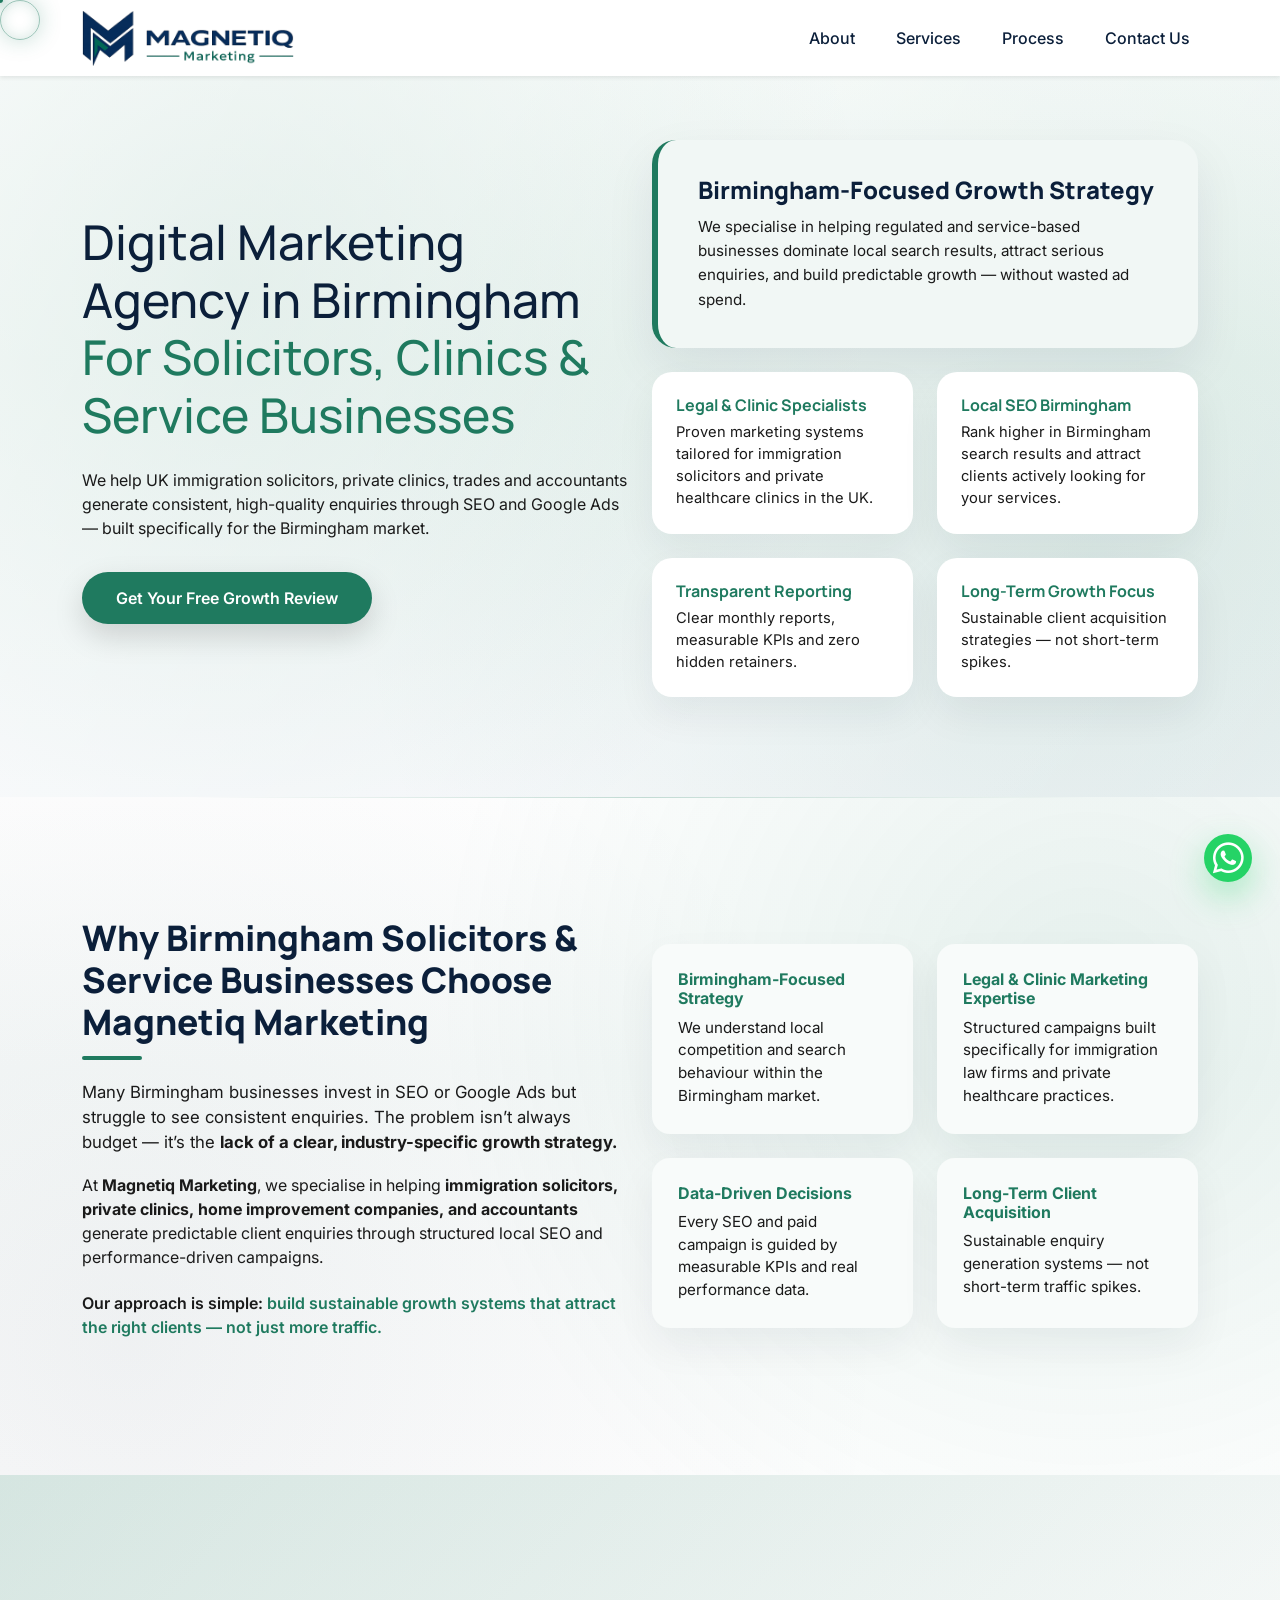
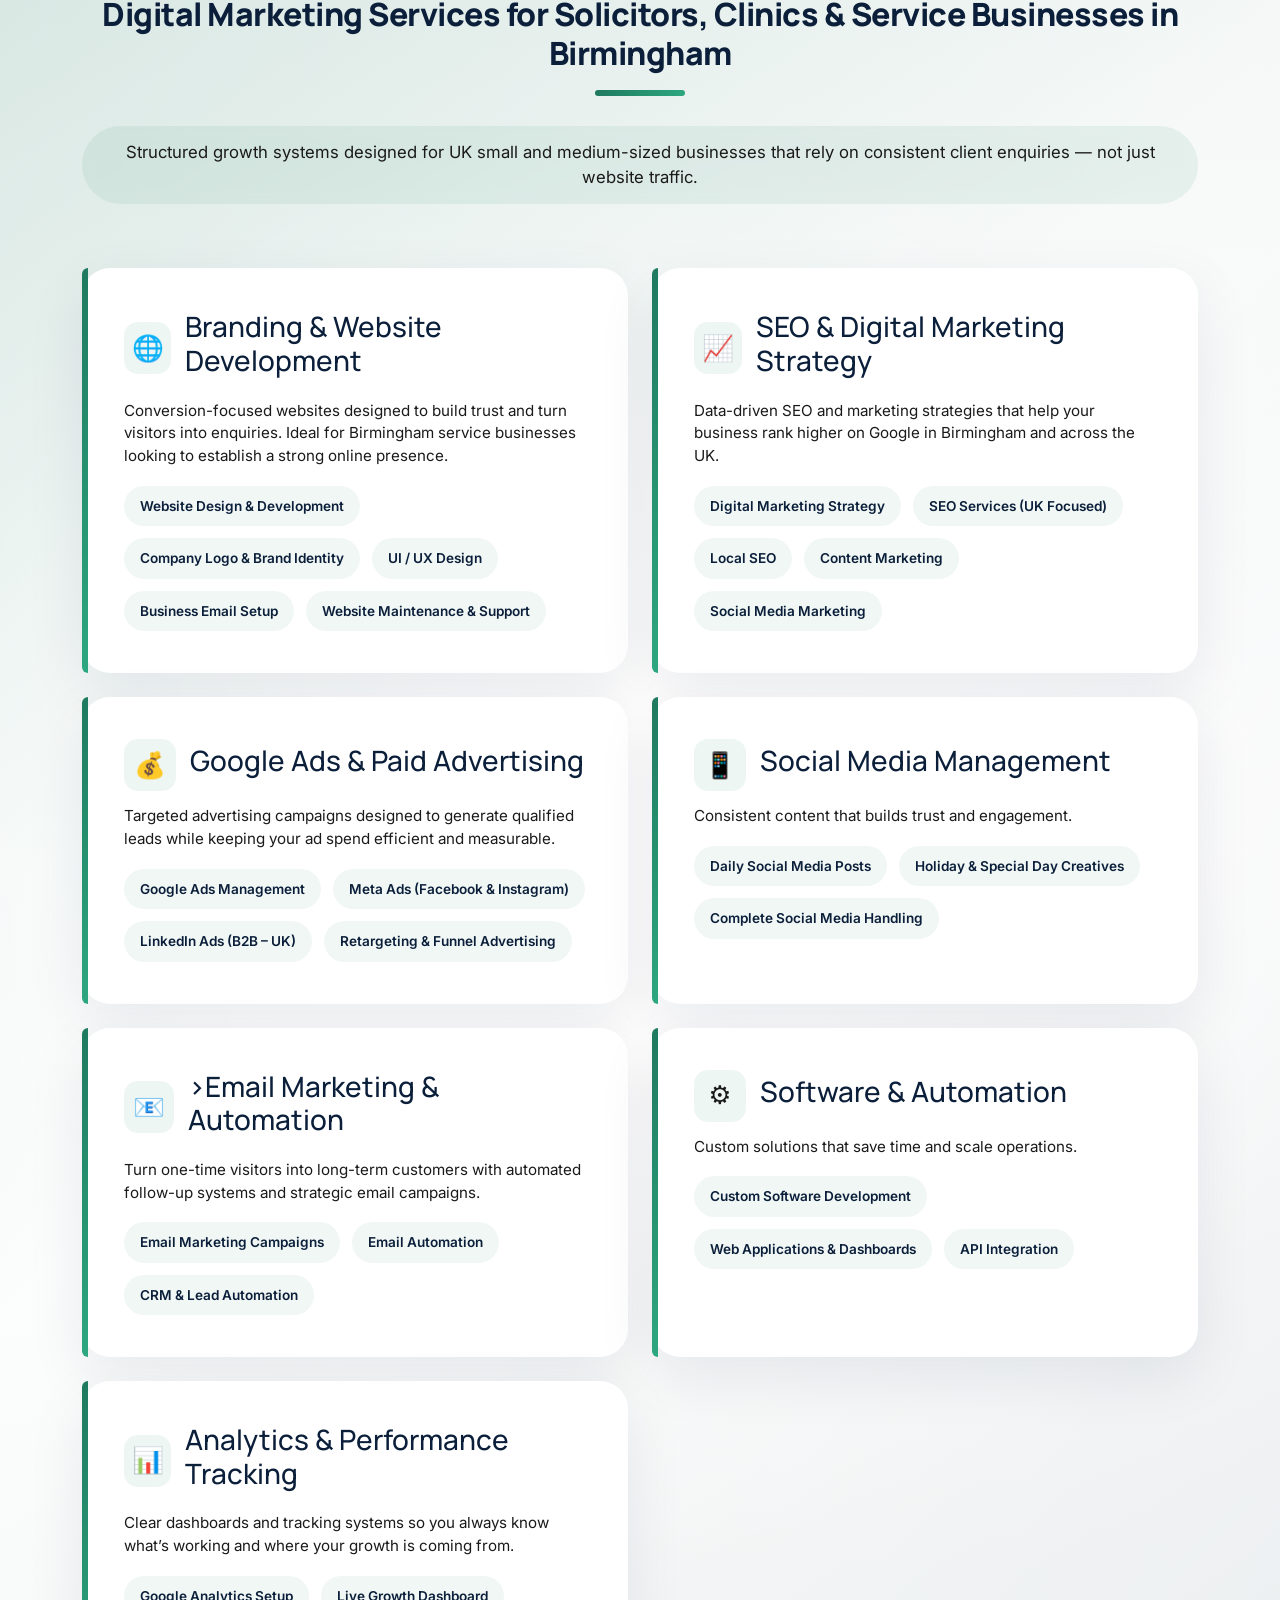
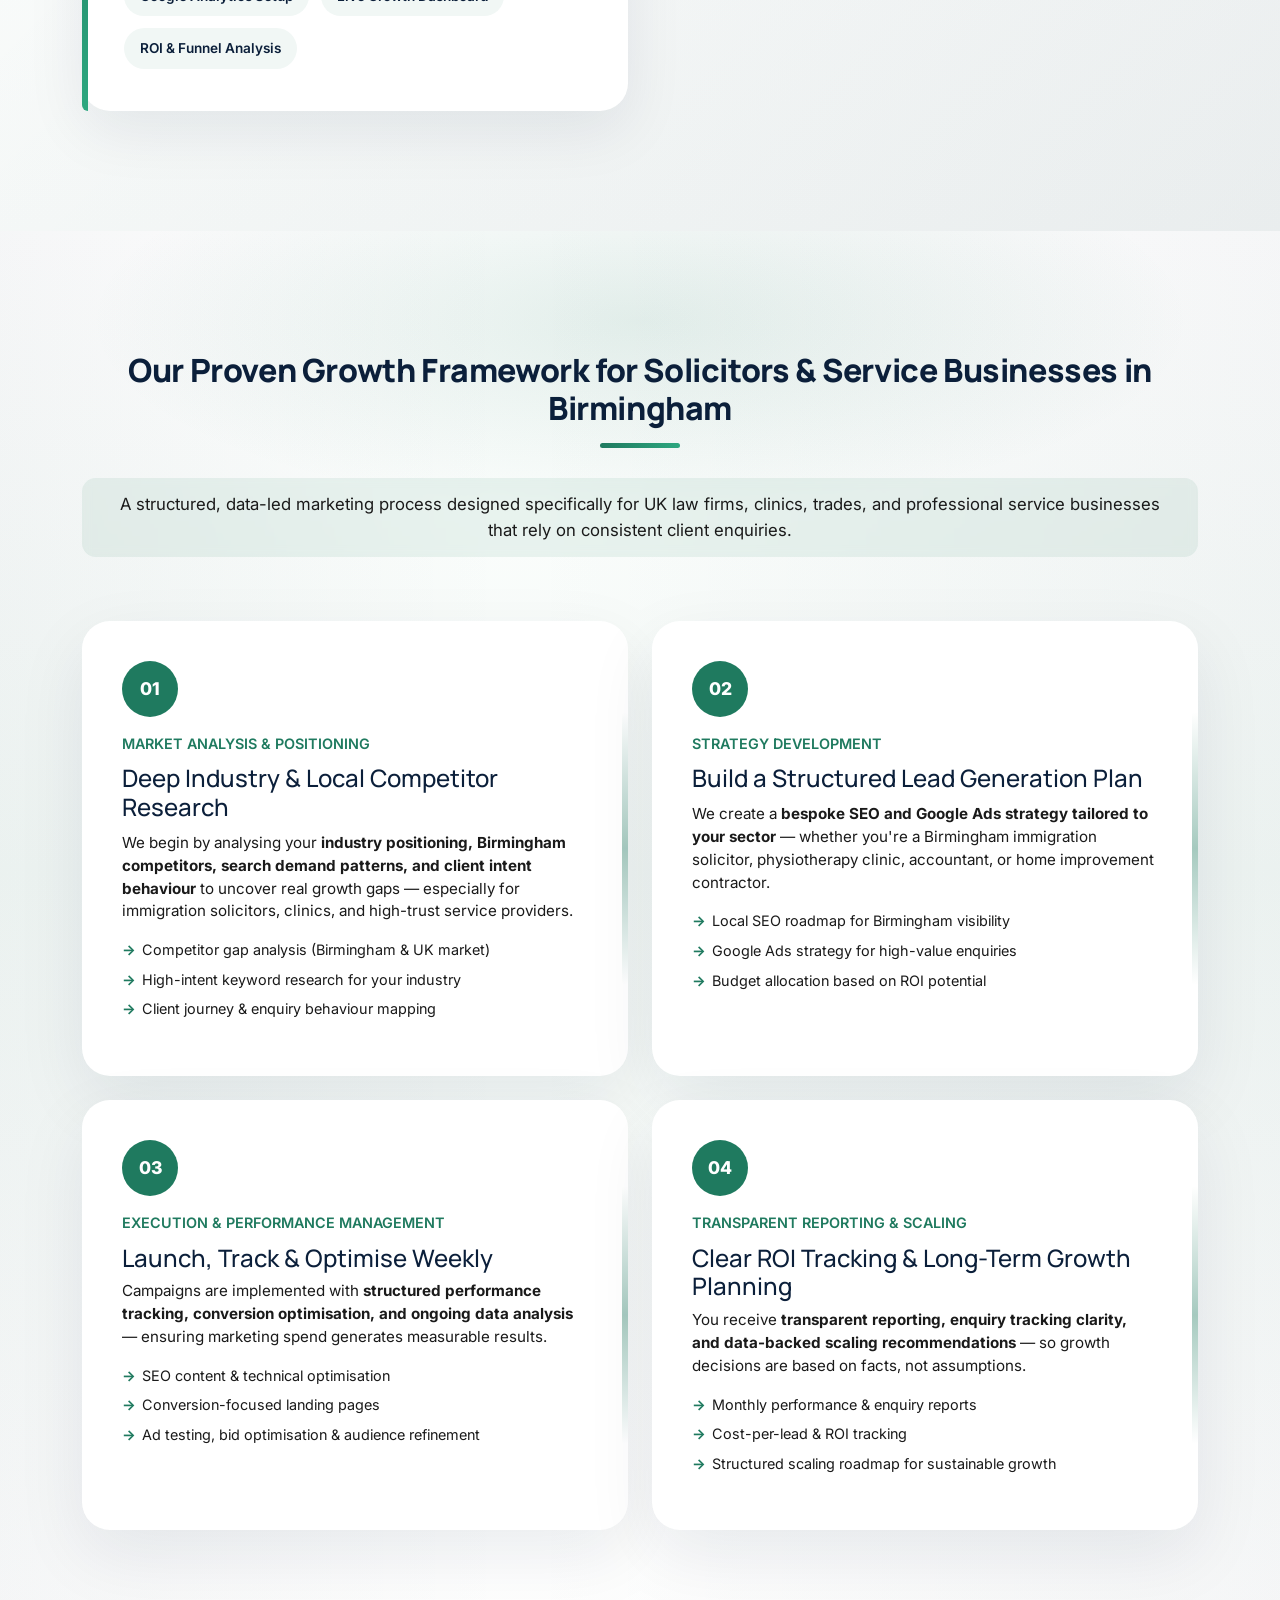
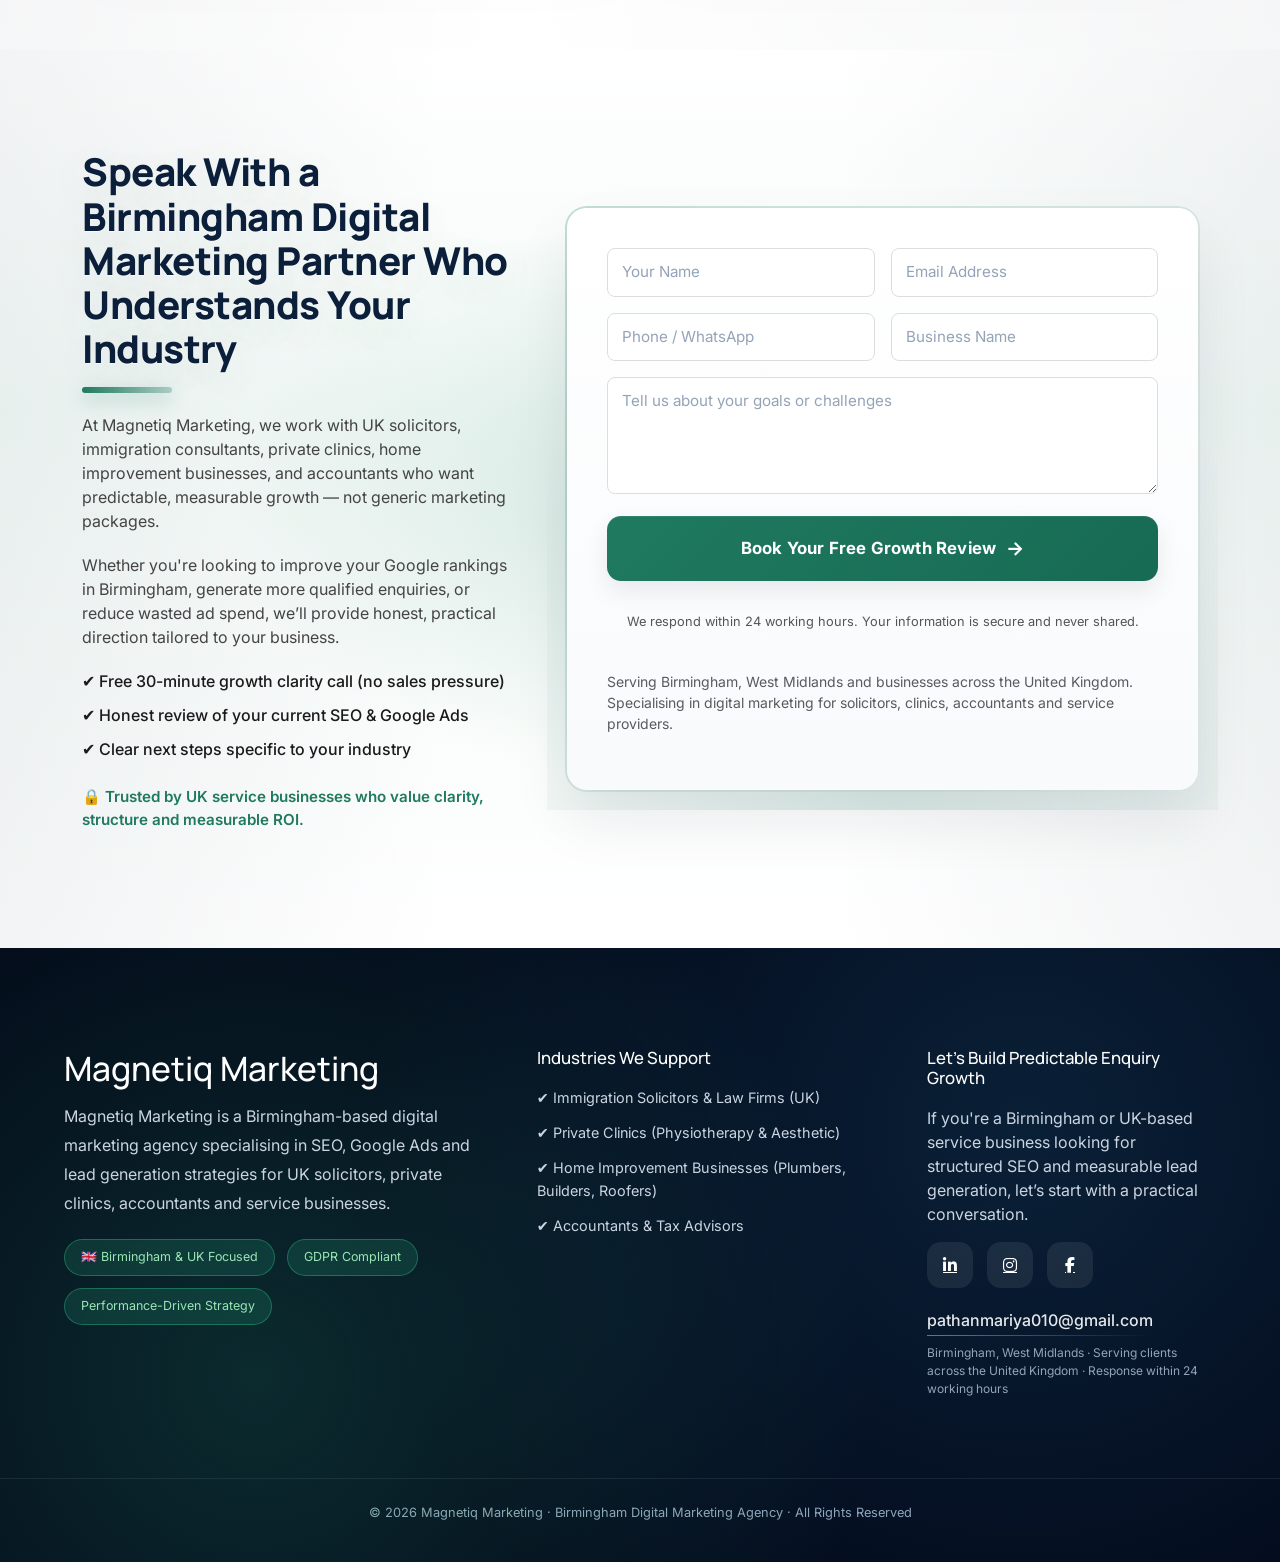
<file: index.html>
<!DOCTYPE html>
<html lang="en">
<head>
	
  <!-- Basic -->
  <meta charset="UTF-8">
  <meta http-equiv="X-UA-Compatible" content="IE=edge">
  <meta name="viewport" content="width=device-width, initial-scale=1">

  <title>Magnetiq Marketing | Digital Marketing Agency in Birmingham for Solicitors, Clinics & Trades</title>

<meta name="description"
content="Magnetiq Marketing is a Birmingham-based digital marketing agency helping UK solicitors, immigration consultants, private clinics, home improvement businesses and accountants generate consistent enquiries through SEO, Google Ads and performance marketing.">

<meta name="robots" content="index, follow, max-image-preview:large">

<!-- Canonical -->
<link rel="canonical" href="https://magnetiqmarketing.co.uk/">

<!-- Favicon -->
<link rel="icon" type="image/x-icon" href="favicon.ico">
<link rel="icon" type="image/png" sizes="32x32" href="magnetiq-marketing-favicon-32.png">
<link rel="apple-touch-icon" sizes="180x180" href="magnetiq-marketing-apple-touch.png">
<link rel="manifest" href="manifest.json">

<meta name="theme-color" content="#1F7A5F">

  <!-- Open Graph (Facebook, LinkedIn, WhatsApp) -->
  <meta property="og:type" content="website">
 <meta property="og:title" content="Magnetiq Marketing – Birmingham Digital Marketing Agency for UK Service Businesses">
<meta property="og:description"
content="Performance-driven SEO and Google Ads agency in Birmingham helping solicitors, clinics, trades and accountants generate high-quality enquiries.">
<meta property="og:url" content="https://magnetiqmarketing.co.uk/">
<meta property="og:image" content="https://magnetiqmarketing.co.uk/og-image.jpg">
  <meta property="og:image:width" content="1200">
  <meta property="og:image:height" content="630">
  <meta property="og:site_name" content="Magnetiq Marketing">

  <!-- Twitter -->
<meta name="twitter:card" content="summary_large_image">
<meta name="twitter:title" content="Magnetiq Marketing – Growth Partner for UK Businesses">
<meta name="twitter:description"
content="SEO, Google Ads and strategic marketing for Birmingham solicitors, clinics and service businesses.">
<meta name="twitter:image" content="https://magnetiqmarketing.co.uk/og-image.jpg">

  <!-- Theme / Brand Color -->
  <meta name="theme-color" content="#1F7A5F">

  <!-- Preconnect (Performance) -->
  <link rel="preconnect" href="https://cdn.jsdelivr.net">
  <link rel="preconnect" href="https://fonts.googleapis.com">
  <link rel="preconnect" href="https://fonts.gstatic.com" crossorigin>
  <link rel="preconnect" href="https://cdnjs.cloudflare.com">

  <!-- Bootstrap CSS (non-blocking) -->
  <link rel="preload"
        href="https://cdn.jsdelivr.net/npm/bootstrap@5.3.2/dist/css/bootstrap.min.css"
        as="style"
        onload="this.onload=null;this.rel='stylesheet'">
  <noscript>
    <link rel="stylesheet"
          href="https://cdn.jsdelivr.net/npm/bootstrap@5.3.2/dist/css/bootstrap.min.css">
  </noscript>

  <!-- Google Fonts -->
  <link rel="preload"
        as="style"
        href="https://fonts.googleapis.com/css2?family=Manrope:wght@600;700;800&family=Inter:wght@400;500&display=swap"
        onload="this.onload=null;this.rel='stylesheet'">
  <noscript>
    <link rel="stylesheet"
          href="https://fonts.googleapis.com/css2?family=Manrope:wght@600;700;800&family=Inter:wght@400;500&display=swap">
  </noscript>

  <!-- Font Awesome -->
  <link rel="preload"
        as="style"
        href="https://cdnjs.cloudflare.com/ajax/libs/font-awesome/6.5.1/css/all.min.css"
        onload="this.onload=null;this.rel='stylesheet'">
  <noscript>
    <link rel="stylesheet"
          href="https://cdnjs.cloudflare.com/ajax/libs/font-awesome/6.5.1/css/all.min.css">
  </noscript>

</script>

  <!-- Main CSS -->
  <link rel="stylesheet" href="index.css">

  <!-- Structured Data -->
<script type="application/ld+json">
{
  "@context": "https://schema.org",
  "@type": "LocalBusiness",
  "name": "Magnetiq Marketing",
  "url": "https://magnetiqmarketing.co.uk/",
  "logo": "https://magnetiqmarketing.co.uk/og-image.jpg",
  "image": "https://magnetiqmarketing.co.uk/og-image.jpg",
  "description": "Birmingham-based digital marketing agency helping UK solicitors, immigration consultants, private clinics, home improvement businesses and accountants grow through SEO and paid advertising.",
  "address": {
    "@type": "PostalAddress",
    "addressLocality": "Birmingham",
    "addressRegion": "West Midlands",
    "addressCountry": "United Kingdom"
  },
  "areaServed": {
    "@type": "Country",
    "name": "United Kingdom"
  },
  "serviceArea": {
    "@type": "AdministrativeArea",
    "name": "Birmingham"
  },
  "sameAs": []
}
</script>


  <!-- Meta Pixel (Delayed) -->
  <script>
    window.addEventListener('load', function () {
      setTimeout(function () {
        !function(f,b,e,v,n,t,s)
        {if(f.fbq)return;n=f.fbq=function(){n.callMethod?
        n.callMethod.apply(n,arguments):n.queue.push(arguments)};
        if(!f._fbq)f._fbq=n;n.push=n;n.loaded=!0;n.version='2.0';
        n.queue=[];t=b.createElement(e);t.async=!0;
        t.src=v;s=b.getElementsByTagName(e)[0];
        s.parentNode.insertBefore(t,s)}
        (window, document,'script',
        'https://connect.facebook.net/en_US/fbevents.js');

        fbq('init', '2305626343269912');
        fbq('track', 'PageView');
      }, 2000);
    });
  </script>

  <noscript>
    <img height="1" width="1" style="display:none"
         src="https://www.facebook.com/tr?id=2305626343269912&ev=PageView&noscript=1" />
  </noscript>
	<!-- Google Tag Manager -->
<script>(function(w,d,s,l,i){w[l]=w[l]||[];w[l].push({'gtm.start':
new Date().getTime(),event:'gtm.js'});var f=d.getElementsByTagName(s)[0],
j=d.createElement(s),dl=l!='dataLayer'?'&l='+l:'';j.async=true;j.src=
'https://www.googletagmanager.com/gtm.js?id='+i+dl;f.parentNode.insertBefore(j,f);
})(window,document,'script','dataLayer','GTM-NKBTPWC8');</script>
<!-- End Google Tag Manager -->
</head>



<body>

<!-- NAVBAR -->
<nav class="navbar navbar-expand-lg fixed-top shadow-sm" role="navigation">
  <div class="container">
    <a class="navbar-brand" href="/" title="Magnetiq Marketing - Digital Marketing Agency Birmingham">
  <img 
    src="magnetiq-marketing-digital-agency-birmingham-uk.png" 
    alt="Magnetiq Marketing - Digital Marketing Agency in Birmingham, UK"
    width="160"
    height="142"
	class="nav-logo"
  >
</a>

    <button class="navbar-toggler" type="button"
      data-bs-toggle="collapse"
      data-bs-target="#nav"
      aria-controls="nav"
      aria-expanded="false"
      aria-label="Toggle navigation">
      <span class="navbar-toggler-icon"></span>
    </button>

    <div id="nav" class="collapse navbar-collapse">
      <ul class="navbar-nav ms-auto align-items-lg-center">
        <li class="nav-item">
          <a class="nav-link" href="#about">About</a>
        </li>
        <li class="nav-item">
          <a class="nav-link" href="#services">Services</a>
        </li>
        <li class="nav-item">
          <a class="nav-link" href="#process">Process</a>
        </li>
        <li class="nav-item">
          <a class="nav-link" href="#contact">Contact Us</a>
        </li>
      </ul>
    </div>
  </div>
</nav>

<main id="main-content">
<!-- HERO -->
<section class="hero">
  <div class="container">
    <div class="row align-items-center gy-5">

      <!-- LEFT CONTENT -->
      <div class="col-lg-6">
        <h1>
            Digital Marketing Agency in Birmingham<br>
          <span style="color:var(--cta)">
             For Solicitors, Clinics & Service Businesses
          </span>
        </h1>

        <p class="mt-4">
          We help UK immigration solicitors, private clinics, trades and accountants generate consistent, high-quality enquiries through SEO and Google Ads — built specifically for the Birmingham market.
</p>

        <a class="btn btn-main mt-3" href="#contact">Get Your Free Growth Review</a>
		
      </div>

      <!-- RIGHT TRUST CARDS -->
      <div class="col-lg-6 position-relative">

  <!-- BIG HERO CARD -->
  <div class="hero-highlight mb-4">
    <h2>Birmingham-Focused Growth Strategy</h2>
    <p>
      We specialise in helping regulated and service-based businesses 
            dominate local search results, attract serious enquiries, and 
            build predictable growth — without wasted ad spend.
    </p>
  </div>

  <!-- SMALL TRUST CARDS -->
  <div class="row g-4">
    <div class="col-md-6">
      <div class="trust-card-alt">
        <h4>Legal & Clinic Specialists</h4>
        <p>Proven marketing systems tailored for immigration solicitors 
                and private healthcare clinics in the UK.</p>
      </div>
    </div>

    <div class="col-md-6">
      <div class="trust-card-alt">
        <h4>Local SEO Birmingham</h4>
        <p>Rank higher in Birmingham search results and attract clients 
                actively looking for your services.</p>
      </div>
    </div>

    <div class="col-md-6">
      <div class="trust-card-alt">
        <h4>Transparent Reporting</h4>
        <p>Clear monthly reports, measurable KPIs and zero hidden retainers.</p>
      </div>
    </div>

    <div class="col-md-6">
      <div class="trust-card-alt">
        <h4>Long-Term Growth Focus</h4>
        <p>Sustainable client acquisition strategies — not short-term spikes.</p>
      </div>
    </div>
  </div>

</div>

    </div>
  </div>
</section>


<!-- ABOUT -->
<section id="about" class="why-section">
  <div class="container">
    <div class="row align-items-center gy-5">

      <!-- LEFT STORY -->
      <div class="col-lg-6">
        <h2 class="why-title">Why Birmingham Solicitors & Service Businesses Choose Magnetiq Marketing</h2>

        <p class="why-lead">
          Many Birmingham businesses invest in SEO or Google Ads but struggle to see consistent enquiries. The problem isn’t always budget — it’s the <strong>lack of a clear, industry-specific growth strategy.</strong>
        </p>

        <p>
          At <strong>Magnetiq Marketing</strong>, we specialise in helping <strong>immigration solicitors, private clinics, home improvement companies, and accountants</strong> generate predictable client enquiries through structured local SEO and performance-driven campaigns.
        </p>

        <p class="why-promise">
          Our approach is simple:  
          <span>build sustainable growth systems that attract the right clients — not just more traffic.</span>
        </p>
      </div>

      <!-- RIGHT TRUST BLOCKS -->
      <div class="col-lg-6">
        <div class="row g-4">

          <div class="col-md-6">
            <div class="why-card">
              <h6>Birmingham-Focused Strategy</h6>
              <p>We understand local competition and search behaviour within the Birmingham market.
              </p>
            </div>
          </div>

          <div class="col-md-6">
            <div class="why-card">
              <h6>Legal & Clinic Marketing Expertise</h6>
              <p>Structured campaigns built specifically for immigration law firms and private healthcare practices.
              </p>
            </div>
          </div>

          <div class="col-md-6">
            <div class="why-card">
              <h6>Data-Driven Decisions</h6>
              <p>Every SEO and paid campaign is guided by measurable KPIs and real performance data.
              </p>
            </div>
          </div>

          <div class="col-md-6">
            <div class="why-card">
              <h6>Long-Term Client Acquisition</h6>
              <p>Sustainable enquiry generation systems — not short-term traffic spikes.
              </p>
            </div>
          </div>

        </div>
      </div>

    </div>
  </div>
</section>


<!-- SERVICES -->
<section id="services" class="services-section">
  <div class="container">

    <!-- Heading -->
    <div class="text-center mb-5">
      <h2 class="services-title">
        Digital Marketing Services for Solicitors, Clinics & Service Businesses in Birmingham
      </h2>
      <p class="services-subtitle">
        Structured growth systems designed for UK small and medium-sized businesses that rely on consistent client enquiries — not just website traffic.
      </p>
    </div>

    <div class="row g-4">

      <!-- 1 Branding & Web -->
      <div class="col-lg-6">
        <div class="service-card">
          <div class="service-header">
            <div class="service-icon">🌐</div>
            <h3>Branding & Website Development</h3>
          </div>
          <p class="service-intro">
            Conversion-focused websites designed to build trust and turn visitors into enquiries. Ideal for Birmingham service businesses looking to establish a strong online presence.
          </p>
          <div class="service-tags">
            <span>Website Design & Development</span>
            <span>Company Logo & Brand Identity</span>
            <span>UI / UX Design</span>
            <span>Business Email Setup</span>
            <span>Website Maintenance & Support</span>
          </div>
        </div>
      </div>

      <!-- 2 Digital Marketing -->
      <div class="col-lg-6">
        <div class="service-card">
          <div class="service-header">
            <div class="service-icon">📈</div>
            <h3>SEO & Digital Marketing Strategy</h3>
          </div>
          <p class="service-intro">
            Data-driven SEO and marketing strategies that help your business rank higher on Google in Birmingham and across the UK.
          </p>
          <div class="service-tags">
            <span>Digital Marketing Strategy</span>
            <span>SEO Services (UK Focused)</span>
            <span>Local SEO</span>
            <span>Content Marketing</span>
            <span>Social Media Marketing</span>
          </div>
        </div>
      </div>

      <!-- 3 Paid Advertising -->
      <div class="col-lg-6">
        <div class="service-card">
          <div class="service-header">
            <div class="service-icon">💰</div>
            <h3>Google Ads & Paid Advertising</h3>
          </div>
          <p class="service-intro">
            Targeted advertising campaigns designed to generate qualified leads while keeping your ad spend efficient and measurable.
          </p>
          <div class="service-tags">
            <span>Google Ads Management</span>
            <span>Meta Ads (Facebook & Instagram)</span>
            <span>LinkedIn Ads (B2B – UK)</span>
            <span>Retargeting & Funnel Advertising</span>
          </div>
        </div>
      </div>

      <!-- 4 Social Media -->
      <div class="col-lg-6">
        <div class="service-card">
          <div class="service-header">
            <div class="service-icon">📱</div>
            <h3>Social Media Management</h3>
          </div>
          <p class="service-intro">
            Consistent content that builds trust and engagement.
          </p>
          <div class="service-tags">
            <span>Daily Social Media Posts</span>
            <span>Holiday & Special Day Creatives</span>
            <span>Complete Social Media Handling</span>
          </div>
        </div>
      </div>

      <!-- 5 Email & Automation -->
      <div class="col-lg-6">
        <div class="service-card">
          <div class="service-header">
            <div class="service-icon">📧</div>
            <h3>>Email Marketing & Automation</h3>
          </div>
          <p class="service-intro">
            Turn one-time visitors into long-term customers with automated follow-up systems and strategic email campaigns.
          </p>
          <div class="service-tags">
            <span>Email Marketing Campaigns</span>
            <span>Email Automation</span>
            <span>CRM & Lead Automation</span>
          </div>
        </div>
      </div>

      <!-- 6 Software -->
      <div class="col-lg-6">
        <div class="service-card">
          <div class="service-header">
            <div class="service-icon">⚙️</div>
            <h3>Software & Automation</h3>
          </div>
          <p class="service-intro">
            Custom solutions that save time and scale operations.
          </p>
          <div class="service-tags">
            <span>Custom Software Development</span>
            <span>Web Applications & Dashboards</span>
            <span>API Integration</span>
          </div>
        </div>
      </div>

      <!-- 7 Analytics & Growth -->
      <div class="col-lg-6">
        <div class="service-card">
          <div class="service-header">
            <div class="service-icon">📊</div>
            <h3>Analytics & Performance Tracking</h3>
          </div>
          <p class="service-intro">
            Clear dashboards and tracking systems so you always know what’s working and where your growth is coming from.
          </p>
          <div class="service-tags">
            <span>Google Analytics Setup</span>
            <span>Live Growth Dashboard</span>
            <span>ROI & Funnel Analysis</span>
          </div>
        </div>
      </div>

    </div>
  </div>
</section>


<!-- PROCESS -->
<section id="process" class="process-section">
  <div class="container">

    <!-- Heading -->
    <div class="text-center mb-5">
      <h2 class="services-title">Our Proven Growth Framework for Solicitors & Service Businesses in Birmingham</h2>
      <p class="services-subtitle">
        A structured, data-led marketing process designed specifically for UK law firms, clinics, trades, and professional service businesses that rely on consistent client enquiries.
      </p>
    </div>

    <div class="row g-4">

      <!-- STEP 1 -->
      <div class="col-lg-6">
        <div class="process-card">
          <div class="process-step-no">01</div>
          <div class="process-why">MARKET ANALYSIS & POSITIONING</div>
          <h3>Deep Industry & Local Competitor Research</h3>
<p class="process-desc">
We begin by analysing your <strong>industry positioning, Birmingham competitors, 
            search demand patterns, and client intent behaviour</strong> to uncover real growth gaps — 
            especially for immigration solicitors, clinics, and high-trust service providers.
</p>

<ul class="process-list">
  <li>Competitor gap analysis (Birmingham & UK market)</li>
            <li>High-intent keyword research for your industry</li>
            <li>Client journey & enquiry behaviour mapping</li>
</ul>


        </div>
      </div>

      <!-- STEP 2 -->
      <div class="col-lg-6">
        <div class="process-card">
          <div class="process-step-no">02</div>
          <div class="process-why">STRATEGY DEVELOPMENT</div>
          <h3>Build a Structured Lead Generation Plan</h3>
<p class="process-desc">
We create a <strong>bespoke SEO and Google Ads strategy tailored to your sector</strong> — 
            whether you're a Birmingham immigration solicitor, physiotherapy clinic, 
            accountant, or home improvement contractor.
</p>

<ul class="process-list">
  <li>Local SEO roadmap for Birmingham visibility</li>
            <li>Google Ads strategy for high-value enquiries</li>
            <li>Budget allocation based on ROI potential</li>
</ul>



        </div>
      </div>

      <!-- STEP 3 -->
      <div class="col-lg-6">
        <div class="process-card">
          <div class="process-step-no">03</div>
          <div class="process-why">EXECUTION & PERFORMANCE MANAGEMENT</div>
          <h4>Launch, Track & Optimise Weekly</h4>
<p class="process-desc">
Campaigns are implemented with <strong>structured performance tracking, 
            conversion optimisation, and ongoing data analysis</strong> — ensuring 
            marketing spend generates measurable results.
          </p>

<ul class="process-list">
  <li>SEO content & technical optimisation</li>
            <li>Conversion-focused landing pages</li>
            <li>Ad testing, bid optimisation & audience refinement</li>
</ul>



        </div>
      </div>

      <!-- STEP 4 -->
      <div class="col-lg-6">
        <div class="process-card">
          <div class="process-step-no">04</div>
          <div class="process-why">TRANSPARENT REPORTING & SCALING</div>
          <h4>Clear ROI Tracking & Long-Term Growth Planning</h4>
<p class="process-desc">
You receive <strong>transparent reporting, enquiry tracking clarity, and 
            data-backed scaling recommendations</strong> — so growth decisions are 
            based on facts, not assumptions.
          </p>

<ul class="process-list">
  <li>Monthly performance & enquiry reports</li>
            <li>Cost-per-lead & ROI tracking</li>
            <li>Structured scaling roadmap for sustainable growth</li>
</ul>



        </div>
      </div>

    </div>
  </div>
</section>

<section id="contact" class="contact-section">
  <div class="container">
    <div class="row align-items-center g-5">

      <!-- LEFT CONTENT -->
      <div class="col-lg-5">
        <h2 class="contact-title"> Speak With a Birmingham Digital Marketing Partner Who Understands Your Industry </h2>

<p class="contact-subtext">
  At Magnetiq Marketing, we work with UK solicitors, immigration consultants, private clinics,
          home improvement businesses, and accountants who want predictable, measurable growth —
          not generic marketing packages.
</p>

<p class="contact-subtext">
          Whether you're looking to improve your Google rankings in Birmingham,
          generate more qualified enquiries, or reduce wasted ad spend,
          we’ll provide honest, practical direction tailored to your business.
        </p>

<ul class="contact-points">
  <li>✔ Free 30-minute growth clarity call (no sales pressure)</li>
          <li>✔ Honest review of your current SEO & Google Ads</li>
          <li>✔ Clear next steps specific to your industry</li>
</ul>

<p class="contact-trust-line">
  🔒 Trusted by UK service businesses who value clarity, structure and measurable ROI.
</p>

      </div>

      <!-- FORM -->
      <div class="col-lg-7">
        <div class="contact-card contact-form-box">

          <!-- NETLIFY FORM -->
          <form name="contact"
                method="POST"
			    action="/thank-you.html"
                data-netlify="true"
                data-netlify-honeypot="bot-field">

            <!-- Required hidden input -->
            <input type="hidden" name="form-name" value="contact">
            <input type="hidden" name="bot-field">

            <div class="row g-3">
              <div class="col-md-6">
                <input type="text" class="form-input" name="name" placeholder="Your Name" required>
              </div>

              <div class="col-md-6">
                <input type="email" class="form-input" name="email" placeholder="Email Address" required>
              </div>

              <div class="col-md-6">
                <input type="tel" class="form-input" name="phone" placeholder="Phone / WhatsApp">
              </div>

              <div class="col-md-6">
                <input type="text" class="form-input" name="business" placeholder="Business Name">
              </div>

              <div class="col-12">
                <textarea name="message" class="form-input" rows="4"
                  placeholder="Tell us about your goals or challenges"></textarea>
              </div>

              <div class="col-12">
                <button type="submit" class="cta-btn">
  <span>Book Your Free Growth Review</span>
  <span class="arrow">→</span>
</button>


              </div>

              <div class="col-12">
                <p class="form-note">
                  We respond within 24 working hours. Your information is secure and never shared.
                </p>
              </div>
            </div>

          </form>
		  
		  <p class="mt-4 small text-muted">
Serving Birmingham, West Midlands and businesses across the United Kingdom.
Specialising in digital marketing for solicitors, clinics, accountants and service providers.
</p>

        </div>
      </div>

    </div>
  </div>
</section>

</main>
<footer class="dg-footer" role="contentinfo">
  <div class="dg-footer-bg"></div>

  <div class="dg-footer-inner">

    <!-- BRAND BLOCK -->
    <div class="dg-footer-brand">
      <h2>Magnetiq Marketing</h2>
      <p>
        Magnetiq Marketing is a Birmingham-based digital marketing agency
        specialising in SEO, Google Ads and lead generation strategies
        for UK solicitors, private clinics, accountants and service businesses.
      </p>

     <div class="dg-footer-badges">
  <span>🇬🇧 Birmingham & UK Focused</span>
        <span>GDPR Compliant</span>
        <span>Performance-Driven Strategy</span>
</div>
    </div>

    <!-- VALUE / DIFFERENCE -->
    <div class="dg-footer-values">
      <h4>Industries We Support</h4>
      <ul>
        <li>✔ Immigration Solicitors & Law Firms (UK)</li>
        <li>✔ Private Clinics (Physiotherapy & Aesthetic)</li>
        <li>✔ Home Improvement Businesses (Plumbers, Builders, Roofers)</li>
        <li>✔ Accountants & Tax Advisors</li>
      </ul>
    </div>

    <!-- CONNECT -->
    <div class="dg-footer-connect">
      <h4>Let’s Build Predictable Enquiry Growth</h4>
  <p>
    If you're a Birmingham or UK-based service business looking for
        structured SEO and measurable lead generation,
        let’s start with a practical conversation.
      </p>

  <div class="dg-socials premium-socials">
    <a href="#" aria-label="LinkedIn"><i class="fa-brands fa-linkedin-in"></i></a>
        <a href="https://www.instagram.com/digital_growth010?igsh=a3g4cmU4ZzY2ZTM1" aria-label="Instagram" target="_blank"><i class="fa-brands fa-instagram"></i></a>
        <a href="#" aria-label="Facebook"><i class="fa-brands fa-facebook-f"></i></a>
  </div>

  <a href="mailto:pathanmariya010@gmail.com" class="connect-email">
    pathanmariya010@gmail.com
  </a>

  <span class="connect-note">
    Birmingham, West Midlands · Serving clients across the United Kingdom · Response within 24 working hours
  </span>
</div>
    </div>

  <div class="dg-footer-bottom">
    © 2026 Magnetiq Marketing · Birmingham Digital Marketing Agency · All Rights Reserved
  </div>
</footer>

<button id="backToTop" aria-label="Back to top">
  ↑
  <span class="back-tooltip">Back to top</span>
</button>


<!-- Premium WhatsApp Button -->
<a
  href="https://wa.me/916354936933?text=Hi%20I%20want%20to%20discuss%20digital%20growth"
  class="wa-float-premium"
  target="_blank"
  aria-label="Chat on WhatsApp"
>
  <i class="fa-brands fa-whatsapp"></i>
  <span>WhatsApp Chat</span>
</a>




<script defer src="https://cdn.jsdelivr.net/npm/bootstrap@5.3.2/dist/js/bootstrap.bundle.min.js"></script>
<script defer src="index.js"></script>

<script type="application/ld+json">
{
  "@context": "https://schema.org",
  "@type": "Organization",
  "name": "Digital Growth",
  "url": "https://digitalmarketing010.netlify.app/",
  "email": "pathanmariya010@gmail.com"
}
</script>


<!-- Google Tag Manager (noscript) -->
<noscript><iframe src="https://www.googletagmanager.com/ns.html?id=GTM-NKBTPWC8"
height="0" width="0" style="display:none;visibility:hidden"></iframe></noscript>
<!-- End Google Tag Manager (noscript) -->
</body>
</html>
</file>
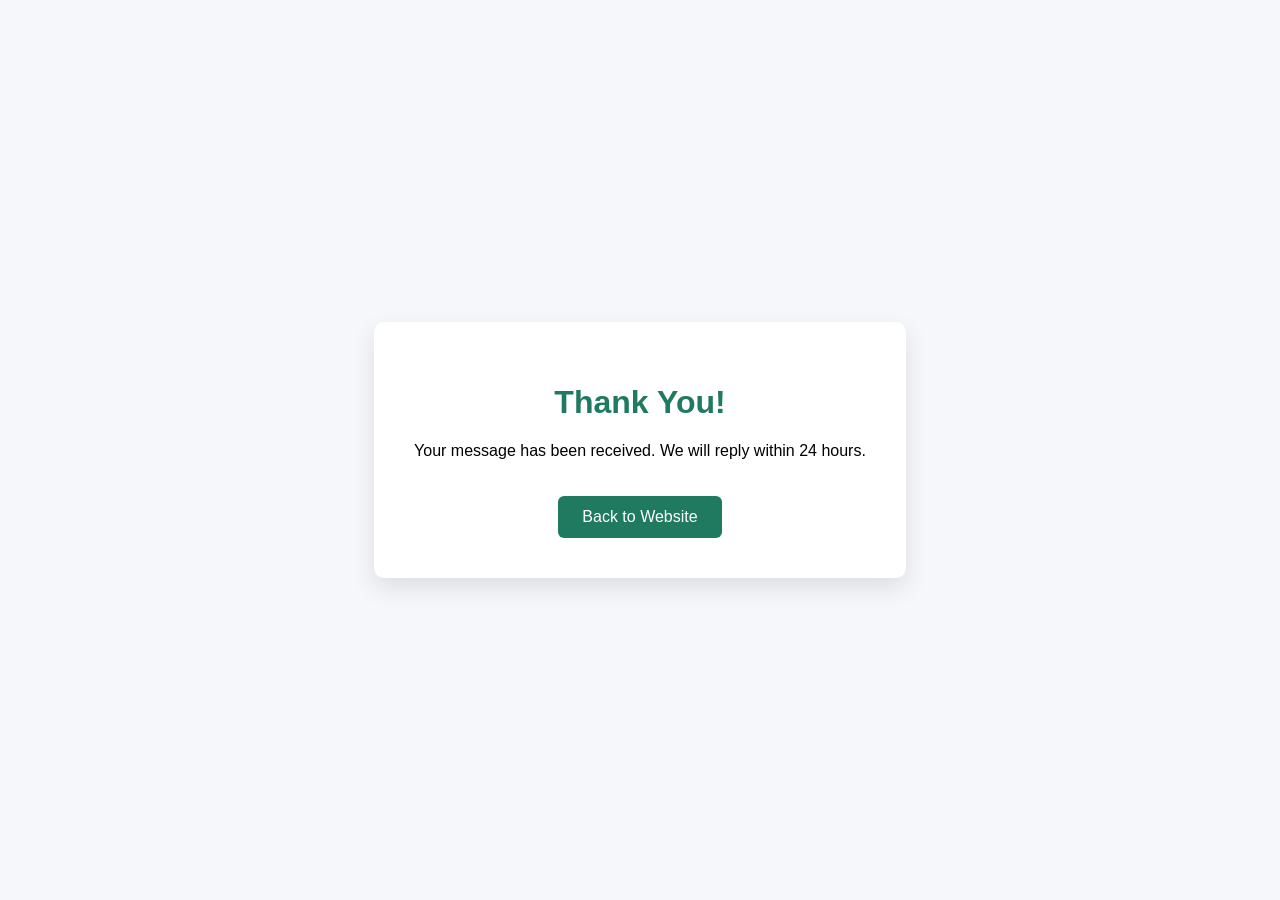
<file: thank-you.html>
<!DOCTYPE html>
<html lang="en">
<head>
<meta charset="UTF-8">
<meta name="viewport" content="width=device-width, initial-scale=1">

<title>Thank You | Magnetiq Marketing</title>

<style>
body{
font-family: Arial, sans-serif;
background:#f5f7fa;
display:flex;
align-items:center;
justify-content:center;
height:100vh;
margin:0;
text-align:center;
}

.box{
background:white;
padding:40px;
border-radius:10px;
box-shadow:0 10px 25px rgba(0,0,0,0.1);
max-width:500px;
}

h1{
color:#1F7A5F;
}

a{
display:inline-block;
margin-top:20px;
padding:12px 24px;
background:#1F7A5F;
color:white;
text-decoration:none;
border-radius:6px;
}
</style>
  <!-- Google Tag Manager -->
<script>
(function(w,d,s,l,i){w[l]=w[l]||[];w[l].push({'gtm.start':
new Date().getTime(),event:'gtm.js'});var f=d.getElementsByTagName(s)[0],
j=d.createElement(s),dl=l!='dataLayer'?'&l='+l:'';j.async=true;j.src=
'https://www.googletagmanager.com/gtm.js?id=GTM-NKBTPWC8'+dl;f.parentNode.insertBefore(j,f);
})(window,document,'script','dataLayer','GTM-NKBTPWC8');
</script>
<!-- End Google Tag Manager -->
</head>

<body>

<div class="box">
<h1>Thank You!</h1>
<p>Your message has been received. We will reply within 24 hours.</p>
<a href="/">Back to Website</a>
</div>

  <!-- Google Tag Manager (noscript) -->
<noscript>
<iframe src="https://www.googletagmanager.com/ns.html?id=GTM-NKBTPWC8"
height="0" width="0" style="display:none;visibility:hidden"></iframe>
</noscript>
</body>
</html>

</html>
</file>
<file: index.css>
:root{
  --heading:#0B1F3A;
  --text:#1A1A1A;
  --bg:#F5F7FA;
  --cta:#1F7A5F;
}

html, body {
  width: 100%;
  overflow-x: hidden;
}
/* =========================
   FONT CLS FIX (GLOBAL)
========================= */

@font-face {
  font-family: 'Manrope';
  font-style: normal;
  font-weight: 600 800;
  font-display: swap;
}

@font-face {
  font-family: 'Inter';
  font-style: normal;
  font-weight: 400 500;
  font-display: swap;
}


main#main-content {
  display: block;
  width: 100%;
  max-width: 100%;
  margin: 0;
  padding: 0;
}

body{
  background:var(--bg);
  color:var(--text);
  font-family: 'Inter', system-ui, -apple-system, BlinkMacSystemFont, sans-serif;
}

h1,h2,h3,h4{
  font-family: 'Manrope', system-ui, sans-serif;
  color:var(--heading);
}



@media (max-width: 768px) {
  html, body {
    overflow-x: hidden !important;
    position: relative;
  }
}


.navbar {
  background: #ffffff;
  padding: 10px 0;   /* Kam padding = logo bada lagega */
}

/* LOGO CONTROL */
.nav-logo {
  height: 56px;       /* 56px ideal hai aapke ratio ke liye */
  width: auto;
  object-fit: contain;
  display: block;
}

/* Brand alignment fix */
.navbar-brand {
  padding: 0;
  margin: 0;
  display: flex;
  align-items: center;
}


.navbar-nav .nav-item {
  margin-left: 25px;
}

.hero h1{
  font-size:3rem;
}


.btn-main {
  background: var(--cta);
  color: #ffffff;
  padding: 14px 34px;
  border-radius: 999px;
  font-weight: 600;
  border: none;
  transition: all 0.35s ease;
  box-shadow: 0 12px 30px rgba(0,0,0,0.15);
}

/* 🔥 IMPORTANT FIX */
.btn-main:hover,
.btn-main:focus,
.btn-main:active {
  background: var(--cta);        /* background kabhi remove nahi hoga */
  color: #ffffff;
  transform: translateY(-3px);
  box-shadow: 0 18px 40px rgba(0,0,0,0.25);
  text-decoration: none;
  outline: none;
}

/* Optional luxury glow */
.btn-main::after {
  content: "";
  position: absolute;
  inset: -4px;
  border-radius: 999px;
  border: 1px solid rgba(255,255,255,0.25);
  opacity: 0;
  transition: opacity 0.35s ease;
}

.btn-main:hover::after {
  opacity: 1;
}


.section{
  padding:90px 0;
}

.card{
  border:none;
  border-radius:16px;
  padding:30px;
  height:100%;
}


.nav-link {
  position: relative;
  color: var(--heading) !important;
  font-weight: 500;
  transition: color 0.3s ease;
}

.nav-link::after {
  content: "";
  position: absolute;
  width: 0;
  height: 2px;
  left: 0;
  bottom: -6px;
  background: var(--cta);
  transition: width 0.3s ease;
}

.nav-link:hover {
  color: var(--cta) !important;
}

.nav-link:hover::after {
  width: 100%;
}

.trust-panel {
  background: #ffffff;
  border-radius: 24px;
  padding: 48px;
  box-shadow: 0 40px 80px rgba(11,31,58,0.08);
}

.trust-panel h5 {
  font-family: Manrope;
  font-weight: 700;
  color: var(--heading);
  margin-bottom: 30px;
}

.trust-list {
  list-style: none;
  padding: 0;
}

.trust-list li {
  margin-bottom: 22px;
}

.trust-list strong {
  display: block;
  color: var(--cta);
  font-size: 1.05rem;
}

.trust-list span {
  font-size: 0.95rem;
  color: var(--text);
}

@media(max-width:768px){
  .trust-panel{
    padding:32px;
    margin-top:20px;
  }
}

.hero{
  position: relative;
  padding: 140px 0 100px;
  background:
    linear-gradient(180deg, #f8fbfa 0%, #eef6f3 45%, #f5f7fa 100%);
  overflow: hidden;
}

/* PREMIUM WOW GLOW LAYERS */
.hero::before{
  content: "";
  position: absolute;
  inset: 0;
  background:
    radial-gradient(circle at 18% 35%, rgba(31,122,95,0.16), transparent 55%),
    radial-gradient(circle at 85% 70%, rgba(31,122,95,0.12), transparent 60%);
  z-index: 0;
}

/* SUBTLE TEXTURE / DEPTH */
.hero::after{
  content: "";
  position: absolute;
  inset: 0;
  background:
    linear-gradient(
      120deg,
      rgba(255,255,255,0.6),
      rgba(255,255,255,0)
    );
  pointer-events: none;
  z-index: 1;
}

/* CONTENT ABOVE BACKGROUND */
.hero > .container{
  position: relative;
  z-index: 2;
}

@media (max-width: 768px) {
  .hero{
    padding: 110px 0 80px;
    background:
      linear-gradient(180deg, #f9fcfb 0%, #eef6f3 60%, #ffffff 100%);
  }

  .hero::before{
    background:
      radial-gradient(circle at top, rgba(31,122,95,0.18), transparent 65%);
  }

  .hero::after{
    display: none; /* mobile me unnecessary repaint remove */
  }

  .trust-heading {
    text-align: center;
    margin-top: 20px;
  }

  .trust-card {
    text-align: left;
  }
}

/* BIG HIGHLIGHT CARD */
.hero-highlight {
  background: #F1F7F5; /* very soft green tint */
  border-radius: 24px;
  padding: 36px 40px;
  box-shadow: 0 20px 50px rgba(11,31,58,0.08);
  border-left: 6px solid var(--cta);
}

.hero-highlight h2 {
  font-family: Manrope;
  font-weight: 800;
  font-size: 1.5rem;
  color: var(--heading);
  margin-bottom: 10px;
}

.hero-highlight p {
  font-size: 0.95rem;
  color: var(--text);
  margin: 0;
  line-height: 1.6;
}


/* SUPPORTING TRUST CARDS */
.trust-card-alt {
  background: #ffffff;
  border-radius: 20px;
  padding: 24px;
  height: 100%;
  box-shadow: 0 18px 40px rgba(11,31,58,0.06);
  transition: all 0.35s ease;
}

.trust-card-alt h4 {
  color: var(--cta);
  font-weight: 700;
  margin-bottom: 6px;
  font-size: 1rem;
}

.trust-card-alt p {
  font-size: 0.92rem;
  margin: 0;
}

.trust-card-alt:hover {
  transform: translateY(-8px);
  box-shadow: 0 40px 80px rgba(11,31,58,0.15);
}

@media (max-width: 768px) {
  .hero-highlight {
    text-align: center;
    padding: 32px;
  }
}

.why-section{
  position: relative;
  padding: 120px 0;
  background:
    linear-gradient(
      180deg,
      #ffffff 0%,
      #f9fcfb 40%,
      #ffffff 100%
    );
  overflow: hidden;
}

/* SOFT ELEGANT DEPTH (not hero-like) */
.why-section::before{
  content: "";
  position: absolute;
  inset: 0;
   width: 100%;
  height: 100%;
  background:
    radial-gradient(
      circle at 85% 30%,
      rgba(31,122,95,0.10),
      transparent 55%
    ),
    radial-gradient(
      circle at 10% 80%,
      rgba(11,31,58,0.06),
      transparent 60%
    );
  z-index: 0;
}

/* SUBTLE TOP SEPARATOR FEEL */
.why-section::after{
  content: "";
  position: absolute;
  top: 0;
  left: 50%;
  transform: translateX(-50%);
  width: 70%;
  height: 1px;
  background: linear-gradient(
    90deg,
    transparent,
    rgba(31,122,95,0.25),
    transparent
  );
  z-index: 1;
}

/* CONTENT ABOVE BACKGROUND */
.why-section > .container{
  position: relative;
  z-index: 2;
}


.why-title {
  font-family: Manrope;
  font-weight: 800;
  font-size: 2.2rem;
  color: var(--heading);
  margin-bottom: 20px;
  position: relative;
}

.why-title::after {
  content: "";
  width: 60px;
  height: 4px;
  background: var(--cta);
  display: block;
  margin-top: 12px;
  border-radius: 2px;
}

.why-lead {
  font-size: 1.05rem;
  margin-bottom: 18px;
}

.why-promise {
  margin-top: 22px;
  font-weight: 600;
}

.why-promise span {
  color: var(--cta);
}

/* RIGHT SIDE CARDS */
.why-card {
  background: #F8FBFA;
  border-radius: 18px;
  padding: 26px;
  height: 100%;
  box-shadow: 0 18px 40px rgba(11,31,58,0.06);
  transition: all 0.3s ease;
}

.why-card h6 {
  color: var(--cta);
  font-weight: 700;
  margin-bottom: 8px;
}

.why-card p {
  font-size: 0.95rem;
  margin: 0;
}

.why-card:hover {
  transform: translateY(-6px);
  box-shadow: 0 28px 60px rgba(11,31,58,0.1);
}


@media (max-width: 768px) {
  .why-section{
    padding: 80px 0;
    background:
      linear-gradient(
        180deg,
        #ffffff 0%,
        #f9fcfb 60%,
        #ffffff 100%
      );
  }

  .why-section::before{
    background:
      radial-gradient(
        circle at top,
        rgba(31,122,95,0.12),
        transparent 65%
      );
  }

  .why-section::after{
    width: 90%;
  }

  .why-title::after {
    margin-left: auto;
    margin-right: auto;
  }

  .why-card {
    text-align: left;
  }
}

/* =========================
   SERVICES – WOW TAG STYLE
========================= */

.services-section{
  position: relative;
  padding: 120px 0;
  background:
    linear-gradient(
      180deg,
      #f3f7f6 0%,
      #ffffff 50%,
      #f7faf9 100%
    );
  overflow: hidden;
}

/* PREMIUM DIAGONAL GLOW (hero/why se different) */
.services-section::before{
  content: "";
  position: absolute;
  inset: 0;
  background:
    linear-gradient(
      135deg,
      rgba(31,122,95,0.14),
      transparent 45%
    ),
    linear-gradient(
      315deg,
      rgba(11,31,58,0.06),
      transparent 50%
    );
  z-index: 0;
}

/* SOFT NOISE / DEPTH FEEL */
.services-section::after{
  content: "";
  position: absolute;
  inset: 0;
  background:
    radial-gradient(
      circle at center,
      rgba(255,255,255,0.6),
      transparent 65%
    );
  z-index: 1;
  pointer-events: none;
}

/* CONTENT ABOVE */
.services-section > .container{
  position: relative;
  z-index: 2;
}


.services-title{
  position: relative;
  font-weight: 900;
  letter-spacing: -0.5px;
}

/* BOLD ACCENT BAR */
.services-title::after{
  content: "";
  display: block;
  width: 90px;
  height: 6px;
  margin: 18px auto 0;
  border-radius: 999px;
  background:
    linear-gradient(
      90deg,
      var(--cta),
      #2da77f
    );
}

/* SUBTITLE GLASS PILL */
.services-subtitle{
  display: inline-block;
  margin-top: 22px;
  padding: 14px 28px;
  border-radius: 999px;
  background: rgba(31,122,95,0.08);
  backdrop-filter: blur(6px);
  font-size: 1.05rem;
}


/* Card */
.service-card {
  background: #ffffff;
  border-radius: 28px;
  padding: 42px;
  height: 100%;
  box-shadow: 0 20px 60px rgba(11,31,58,0.08);
  position: relative;
  transition: all 0.35s ease;
}

.service-card::before {
  content: "";
  position: absolute;
  top: 0;
  left: 0;
  width: 6px;
  height: 100%;
  background: linear-gradient(180deg, var(--cta), #2da77f);
  border-radius: 28px 0 0 28px;
}

.service-card:hover {
  transform: translateY(-10px);
  box-shadow: 0 40px 100px rgba(11,31,58,0.14);
}

/* Header */
.service-header {
  display: flex;
  align-items: center;
  gap: 14px;
  margin-bottom: 14px;
}

.service-icon {
  width: 52px;
  height: 52px;
  border-radius: 14px;
  background: #eef6f3;
  display: flex;
  align-items: center;
  justify-content: center;
  font-size: 1.6rem;
}

.service-card h4 {
  font-weight: 800;
  color: var(--heading);
  margin: 0;
}

/* Intro */
.service-intro {
  font-size: 0.95rem;
  color: var(--text);
  margin-bottom: 18px;
}

/* TAGS (WOW PART) */
.service-tags {
  display: flex;
  flex-wrap: wrap;
  gap: 12px;
}

.service-tags span {
  background: #f1f7f5;
  color: var(--heading);
  padding: 10px 16px;
  border-radius: 999px;
  font-size: 0.85rem;
  font-weight: 600;
  transition: all 0.25s ease;
}

.service-tags span:hover {
  background: var(--cta);
  color: #ffffff;
  transform: translateY(-3px);
  box-shadow: 0 10px 25px rgba(31,122,95,0.25);
}

/* Mobile */
@media (max-width: 768px) {
   .services-section{
    padding: 80px 0;
    background:
      linear-gradient(
        180deg,
        #f6faf9 0%,
        #ffffff 100%
      );
  }

  .services-section::before{
    background:
      linear-gradient(
        180deg,
        rgba(31,122,95,0.16),
        transparent 70%
      );
  }

  .services-title{
    font-size: 2.2rem;
  }

  .services-title::after{
    width: 60px;
    height: 5px;
  }

  .services-subtitle{
    font-size: 0.95rem;
    padding: 12px 18px;
  }
  .service-card {
    padding: 28px;
  }
}

/* =========================
   PROCESS – STORY FLOW
========================= */

.process-section{
  position: relative;
  padding: 120px 0;
  background:
    linear-gradient(
      180deg,
      #ffffff 0%,
      #f4faf7 45%,
      #ffffff 100%
    );
  overflow: hidden;
}

/* SUBTLE STORY WAVES (movement feel) */
.process-section::before{
  content: "";
  position: absolute;
  top: -120px;
  left: 50%;
  transform: translateX(-50%);
  width: 1200px;
  height: 420px;
  background:
    radial-gradient(
      ellipse at center,
      rgba(31,122,95,0.12),
      transparent 65%
    );
  z-index: 0;
}

/* SOFT DEPTH LAYER */
.process-section::after{
  content: "";
  position: absolute;
  inset: 0;
  background:
    linear-gradient(
      90deg,
      rgba(11,31,58,0.04),
      transparent 40%,
      rgba(11,31,58,0.04)
    );
  z-index: 1;
  pointer-events: none;
}

/* CONTENT ABOVE BACKGROUND */
.process-section > .container{
  position: relative;
  z-index: 2;
}
#process .services-title{
  position: relative;
  font-weight: 900;
  letter-spacing: -0.4px;
}

/* STRAIGHT CONFIDENCE BAR */
#process .services-title::after{
  content: "";
  display: block;
  width: 80px;
  height: 5px;
  margin: 16px auto 0;
  border-radius: 6px;
  background: linear-gradient(
    90deg,
    var(--cta),
    #2da77f
  );
}

/* PROCESS INTRO PILL (calm, logical) */
#process .services-subtitle{
  display: inline-block;
  margin-top: 22px;
  padding: 14px 30px;
  border-radius: 14px;
  background: rgba(31,122,95,0.08);
  backdrop-filter: blur(4px);
  font-size: 1.05rem;
}


.process-card {
  background: #ffffff;
  border-radius: 28px;
  padding: 40px;
  height: 100%;
  box-shadow: 0 25px 70px rgba(11,31,58,0.08);
  transition: all 0.35s ease;
  position: relative;
}

.process-card:hover {
  transform: translateY(-8px);
  box-shadow: 0 45px 110px rgba(11,31,58,0.14);
}

.process-step-no {
  width: 56px;
  height: 56px;
  border-radius: 50%;
  background: var(--cta);
  color: #fff;
  font-weight: 800;
  display: flex;
  align-items: center;
  justify-content: center;
  font-size: 1.1rem;
  margin-bottom: 16px;
}

.process-card h3 {
  font-weight: 500;
  margin-bottom: 10px;
  color: var(--heading);
  font-size: 1.5rem;
}

.process-why {
  font-size: 0.9rem;
  color: var(--cta);
  font-weight: 600;
  margin-bottom: 10px;
}

.process-desc {
  font-size: 0.95rem;
  color: var(--text);
  margin-bottom: 16px;
}

.process-list {
  list-style: none;
  padding-left: 0;
}

.process-list li {
  margin-bottom: 8px;
  font-size: 0.9rem;
  position: relative;
  padding-left: 20px;
}

.process-list li::before {
  content: "→";
  position: absolute;
  left: 0;
  color: var(--cta);
  font-weight: 700;
}

/* Mobile */
@media (max-width: 768px) {
  .process-section{
    padding: 80px 0;
    background:
      linear-gradient(
        180deg,
        #ffffff 0%,
        #f7fbf9 100%
      );
  }

  .process-section::before{
    top: -80px;
    width: 700px;
    height: 300px;
    background:
      radial-gradient(
        circle,
        rgba(31,122,95,0.16),
        transparent 70%
      );
  }

  #process .services-title{
    font-size: 2.2rem;
  }

  #process .services-title::after{
    width: 60px;
  }

  #process .services-subtitle{
    font-size: 0.95rem;
    padding: 12px 18px;
  }
}

/* ===== PROCESS WOW ENHANCEMENT ===== */

.process-outcome {
  background: rgba(24, 128, 96, 0.08);
  border-left: 4px solid var(--cta);
  padding: 10px 14px;
  border-radius: 8px;
  font-size: 0.85rem;
  margin-top: 16px;
  color: #0b3d2e;
  font-weight: 500;
}

.process-card::after {
  content: "";
  position: absolute;
  right: 0;
  top: 20%;
  width: 6px;
  height: 60%;
  background: linear-gradient(180deg, transparent, var(--cta), transparent);
  opacity: 0.4;
  border-radius: 10px;
}

/* CONTACT SECTION */
.contact-section{
  position: relative;
  padding: 100px 0;
  background:
    linear-gradient(
      180deg,
      #ffffff 0%,
      #f3faf7 40%,
      #ffffff 100%
    );
  overflow: hidden;
}

/* CALM TRUST GLOW (focus user on form) */
.contact-section::before{
  content: "";
  position: absolute;
  top: 50%;
  left: 50%;
  transform: translate(-50%, -50%);
  width: 900px;
  height: 600px;
  background:
    radial-gradient(
      ellipse at center,
      rgba(31,122,95,0.14),
      transparent 65%
    );
  z-index: 0;
}

/* SIDE FADE – PREMIUM DEPTH */
.contact-section::after{
  content: "";
  position: absolute;
  inset: 0;
  background:
    linear-gradient(
      90deg,
      rgba(11,31,58,0.05),
      transparent 35%,
      transparent 65%,
      rgba(11,31,58,0.05)
    );
  pointer-events: none;
  z-index: 1;
}

/* CONTENT ABOVE BACKGROUND */
.contact-section > .container{
  position: relative;
  z-index: 2;
}


.contact-section h2 {
  font-size: 2.4rem;
  font-weight: 800;
  color: #0b1f3a;
}

.contact-subtext {
  margin: 20px 0;
  font-size: 1rem;
  color: #444;
}

.contact-points {
  list-style: none;
  padding: 0;
}

.contact-points li {
  margin-bottom: 10px;
  font-weight: 500;
}

.contact-card {
  background: #fff;
  padding: 35px;
  border-radius: 18px;
  box-shadow: 0 25px 60px rgba(0,0,0,0.08);
}

.contact-card input,
.contact-card textarea {
  width: 100%;
  padding: 12px 14px;
  border-radius: 8px;
  border: 1px solid #ddd;
  font-size: 0.95rem;
}

.contact-card input:focus,
.contact-card textarea:focus {
  border-color: var(--cta);
  outline: none;
}

.form-note {
  font-size: 0.8rem;
  text-align: center;
  color: #666;
}
/* === CONTACT HEADING WOW === */
.contact-title{
  position: relative;
  font-weight: 800;
  line-height: 1.15;
  letter-spacing: -0.5px;
  margin-bottom: 18px;
}

/* SUBTLE GRADIENT ACCENT UNDERLINE */
.contact-title::after{
  content: "";
  display: block;
  width: 90px;
  height: 6px;
  margin-top: 16px;
  border-radius: 6px;
  background: linear-gradient(
    90deg,
    var(--cta),
    rgba(31,122,95,0.3)
  );
  box-shadow: 0 6px 18px rgba(31,122,95,0.35);
}

/* SOFT TEXT GLOW (VERY PREMIUM, NOT FLASHY) */
.contact-title{
  text-shadow:
    0 1px 0 rgba(255,255,255,0.6),
    0 10px 40px rgba(31,122,95,0.12);
}


.contact-trust-line {
  margin-top: 25px;
  font-size: 0.95rem;
  color: #1f7a5f;
  font-weight: 600;
}

/* Form card enhancement */
.contact-card {
  position: relative;
  background: #fff;
  padding: 40px;
  border-radius: 20px;
  box-shadow: 0 35px 90px rgba(0,0,0,0.12);
}

/* Soft gradient border illusion */
.contact-card::before {
  content: "";
  position: absolute;
  inset: -2px;
  border-radius: 22px;
  background: linear-gradient(
    135deg,
    rgba(31,122,95,0.25),
    rgba(31,122,95,0)
  );
  z-index: -1;
}
/* === PREMIUM AGENCY CTA BUTTON === */
.cta-btn {
  width: 100%;
  padding: 18px 26px;
  border-radius: 14px;
  border: none;
  cursor: pointer;

  background: linear-gradient(135deg, #1f7a5f, #176a54);
  color: #ffffff;

  font-size: 1.05rem;
  font-weight: 700;
  letter-spacing: 0.2px;

  display: flex;
  align-items: center;
  justify-content: center;
  gap: 10px;

  box-shadow:
    0 10px 25px rgba(0, 0, 0, 0.08),
    inset 0 1px 0 rgba(255,255,255,0.08);

  transition: all 0.3s ease;
}

/* Arrow */
.cta-btn .arrow {
  font-size: 1.2rem;
  transition: transform 0.3s ease;
}

/* HOVER = CLASSY WOW */
.cta-btn:hover {
  background: linear-gradient(135deg, #176a54, #0f5643);
  transform: translateY(-2px);
  box-shadow:
    0 16px 35px rgba(0, 0, 0, 0.14),
    inset 0 1px 0 rgba(255,255,255,0.12);
}

.cta-btn:hover .arrow {
  transform: translateX(6px);
}

/* CLICK FEEDBACK */
.cta-btn:active {
  transform: translateY(0);
  box-shadow:
    0 8px 18px rgba(0, 0, 0, 0.12);
}



.form-note {
  margin-top: 15px;
  font-size: 0.8rem;
  color: #555;
  text-align: center;
}

/* === PREMIUM INPUT FIELDS === */
.form-input {
  width: 100%;
  padding: 14px 16px;
  border-radius: 10px;
  border: 1px solid #e2e8f0;
  background: #ffffff;

  font-size: 0.95rem;
  color: #0f172a;

  transition: all 0.25s ease;
}

/* Placeholder */
.form-input::placeholder {
  color: #94a3b8;
}

/* FOCUS WOW (SUBTLE & PREMIUM) */
.form-input:focus {
  outline: none;
  border-color: #1f7a5f;
  box-shadow:
    0 0 0 3px rgba(31, 122, 95, 0.12);
  transform: translateY(-1px);
}

/* === CONTACT FORM DEPTH === */
.contact-form-box {
  background: linear-gradient(
    180deg,
    #ffffff 0%,
    #f8fafc 100%
  );

  border-radius: 20px;
  padding: 40px;

  box-shadow:
    0 30px 60px rgba(15, 23, 42, 0.08),
    inset 0 1px 0 rgba(255,255,255,0.8);

  position: relative;
}

/* Soft glow under form (WOW layer) */
.contact-form-box::after {
  content: "";
  position: absolute;
  inset: -20px;
  background: radial-gradient(
    circle at bottom,
    rgba(31, 122, 95, 0.15),
    transparent 70%
  );
  z-index: -1;
}

@media (max-width: 768px){
  .contact-section{
    padding: 80px 0;
    background:
      linear-gradient(
        180deg,
        #ffffff 0%,
        #f6fbf9 100%
      );
  }

  .contact-section::before{
    width: 520px;
    height: 420px;
    background:
      radial-gradient(
        circle,
        rgba(31,122,95,0.18),
        transparent 70%
      );
  }
   .contact-title{
    text-align: center;
    font-size: 2.2rem;
  }

  .contact-title::after{
    margin-left: auto;
    margin-right: auto;
    width: 70px;
  }
}


/* =========================
   DIGITAL GROWTH FOOTER
========================= */

.dg-footer {
  position: relative;
  background: linear-gradient(180deg, #020617, #020617);
  color: #cbd5e1;
  padding: 100px 0 40px;
  overflow: hidden;
}

/* Soft premium background glow */
.dg-footer-bg {
  position: absolute;
  inset: 0;
  background:
    radial-gradient(circle at 20% 70%, rgba(52,211,153,0.18), transparent 55%),
    radial-gradient(circle at 80% 30%, rgba(56,189,248,0.14), transparent 60%);
  pointer-events: none;
}

/* Layout */
.dg-footer-inner {
  position: relative;
  z-index: 2;
  max-width: 1200px;
  margin: auto;
  padding: 0 24px;
  display: grid;
  grid-template-columns: 2fr 1.6fr 1.4fr;
  gap: 60px;
}

/* Brand */
.dg-footer-brand h2 {
  font-size: 2.1rem;
  color: #ffffff;
  margin-bottom: 14px;
}

.dg-footer-brand p {
  line-height: 1.8;
  max-width: 460px;
}

/* Badges */
.dg-footer-badges {
  margin-top: 22px;
  display: flex;
  flex-wrap: wrap;
  gap: 12px;
}

.dg-footer-badges span {
  padding: 8px 16px;
  border-radius: 999px;
  font-size: 0.78rem;
  background: rgba(52,211,153,0.14);
  color: #9ae6b4;
  border: 1px solid rgba(52,211,153,0.35);
  backdrop-filter: blur(6px);
}

/* Values */
.dg-footer-values h4,
.dg-footer-connect h4 {
  color: #ffffff;
  margin-bottom: 18px;
  font-size: 1.05rem;
}

.dg-footer-values ul {
  list-style: none;
  padding: 0;
}

.dg-footer-values li {
  margin-bottom: 12px;
  font-size: 0.9rem;
  line-height: 1.6;
}

/* Socials */
.dg-socials {
  display: flex;
  gap: 14px;
  margin-bottom: 18px;
}

.dg-socials a {
  width: 44px;
  height: 44px;
  border-radius: 50%;
  background: rgba(255,255,255,0.08);
  color: #ffffff;
  display: flex;
  align-items: center;
  justify-content: center;
  font-weight: 600;
  transition: all 0.35s ease;
}

.dg-socials a:hover {
  background: linear-gradient(135deg, #34d399, #22c55e);
  color: #022c22;
  transform: translateY(-6px) scale(1.05);
  box-shadow: 0 15px 40px rgba(34,197,94,0.45);
}

/* Email */
.dg-footer-email {
  font-size: 0.9rem;
  line-height: 1.6;
}

.dg-footer-email span {
  font-size: 0.8rem;
  color: #94a3b8;
}

/* Bottom */
.dg-footer-bottom {
  margin-top: 80px;
  padding-top: 24px;
  border-top: 1px solid rgba(255,255,255,0.08);
  text-align: center;
  font-size: 0.8rem;
  color: #94a3b8;
}

/* Responsive */
@media (max-width: 992px) {
  .dg-footer-inner {
    grid-template-columns: 1fr;
    gap: 50px;
  }
}

/* =========================
   PREMIUM CONNECT BLOCK
========================= */

.premium-connect {
  position: relative;
  padding: 34px 36px;
  border-radius: 22px;
  background: linear-gradient(
    180deg,
    rgba(255,255,255,0.06),
    rgba(255,255,255,0.02)
  );
  backdrop-filter: blur(14px);
  border: 1px solid rgba(255,255,255,0.08);
  box-shadow: 0 30px 80px rgba(0,0,0,0.35);
}

/* Small label */
.connect-label {
  display: inline-block;
  font-size: 0.7rem;
  letter-spacing: 0.12em;
  text-transform: uppercase;
  color: #6ee7b7;
  margin-bottom: 12px;
}

/* Heading */
.premium-connect h4 {
  font-size: 1.25rem;
  color: #ffffff;
  margin-bottom: 10px;
}

/* Description */
.premium-connect p {
  font-size: 0.88rem;
  line-height: 1.6;
  color: #cbd5e1;
  margin-bottom: 22px;
}

/* Social icons */
.premium-socials {
  display: flex;
  gap: 14px;
  margin-bottom: 20px;
}

.premium-socials a {
  width: 46px;
  height: 46px;
  border-radius: 14px;
  background: rgba(255,255,255,0.08);
  color: #ffffff;
  display: flex;
  align-items: center;
  justify-content: center;
  font-weight: 600;
  transition: all 0.35s ease;
}

.premium-socials a:hover {
  background: rgba(52,211,153,0.18);
  color: #34d399;
  transform: translateY(-4px);
  box-shadow: 0 18px 40px rgba(52,211,153,0.25);
}

/* Email CTA */
.connect-email {
  display: inline-block;
  margin-bottom: 12px;
  color: #e5e7eb;
  font-weight: 500;
  text-decoration: none;
  position: relative;
}

.connect-email::after {
  content: "";
  position: absolute;
  left: 0;
  bottom: -4px;
  width: 100%;
  height: 1px;
  background: linear-gradient(90deg, #34d399, transparent);
  opacity: 0.7;
}

.connect-email:hover {
  color: #34d399;
}

/* Trust note */
.connect-note {
  display: block;
  font-size: 0.75rem;
  color: #94a3b8;
}
#backToTop {
  position: fixed;
  bottom: 90px;
  right: 28px;
  width: 48px;
  height: 48px;
  border-radius: 50%;
  background: rgba(15, 23, 42, 0.9);
  color: #34d399;
  border: 1px solid rgba(52, 211, 153, 0.35);
  font-size: 20px;
  cursor: pointer;
  opacity: 0.85;
  visibility: hidden;
  transform: translateY(10px);
  transition: all 0.35s ease;
  z-index: 999;
  box-shadow: 0 10px 30px rgba(0,0,0,0.35);
  backdrop-filter: blur(8px);
}

/* SHOW STATE */
#backToTop.show {
  opacity: 1;
  visibility: visible;
  transform: translateY(0);
}

/* HOVER – premium subtle */
#backToTop:hover {
  background: #1F7A5F;
  color: #020617;
  transform: translateY(-4px);
  box-shadow: 0 12px 40px rgba(52, 211, 153, 0.4);
  opacity: 1;
}

#backToTop .back-tooltip {
  position: absolute;
  bottom: 58px;               /* button ke upar */
  left: 50%;
  transform: translateX(-50%) translateY(6px);
  background: #0f172a;
  color: #fff;
  font-size: 12px;
  padding: 6px 12px;
  border-radius: 8px;
  white-space: nowrap;
  opacity: 0;
  visibility: hidden;
  pointer-events: none;
  transition: all 0.25s ease;
}

/* Hover par show */
#backToTop:hover .back-tooltip {
  opacity: 1;
  visibility: visible;
  transform: translateX(-50%) translateY(0);
}

/* ===============================
   WHATSAPP FLOAT – ICON ONLY
================================ */

.wa-float-premium {
  position: fixed;
  right: 28px;
  bottom: 18px;

  width: 48px;
  height: 48px;

  display: flex;
  align-items: center;
  justify-content: center;

  background: #25d366;
  color: #ffffff;

  border-radius: 50%;
  text-decoration: none;

  box-shadow: 0 14px 34px rgba(37, 211, 102, 0.35);
  z-index: 9999;

  transition: transform 0.25s ease, box-shadow 0.25s ease;
  animation: softPulse 2.2s infinite;
}

/* Pulse (clean & premium) */
@keyframes softPulse {
  0%   { box-shadow: 0 0 0 0 rgba(37,211,102,0.35); }
  70%  { box-shadow: 0 0 0 12px rgba(37,211,102,0); }
  100% { box-shadow: 0 0 0 0 rgba(37,211,102,0); }
}

/* Icon */
.wa-float-premium i {
  font-size: 35px;
  line-height: 1;
}

/* REMOVE TEXT COMPLETELY */
.wa-float-premium span {
  display: none !important;
}

/* Hover (desktop only feel) */
@media (hover: hover) {
  .wa-float-premium:hover {
    transform: translateY(-4px);
    box-shadow: 0 26px 60px rgba(37,211,102,0.45);
  }
}

/* Tap feedback (mobile) */
.wa-float-premium:active {
  transform: scale(0.94);
}


/* Mobile polish */
@media (max-width: 768px) {
  .wa-float-premium span {
    display: none;
  }
}
@media (max-width: 768px) {
  #backToTop .back-tooltip {
    display: none;
  }
}
/* ===============================
   MOBILE FLOAT BUTTON FIX
================================ */
@media (max-width: 768px) {

  .wa-float-premium {
    position: fixed;
    right: 18px;
    bottom: 24px;

    /* 🔥 IMPORTANT RESET */
    min-width: unset !important;
    max-width: unset !important;

    width: 44px !important;
    height: 44px !important;

    padding: 0 !important;
    margin: 0 !important;

    border-radius: 50% !important;
    background: #25D366;

    display: flex;
    align-items: center;
    justify-content: center;

    box-shadow: 0 8px 20px rgba(0,0,0,0.2);
    animation: none;

    z-index: 9999;
  }

  .wa-float-premium span {
    display: none !important;
  }

  .wa-float-premium i {
    font-size: 20px;
    line-height: 1;
    color: #ffffff;
  }

  #backToTop {
    right: 18px;
    bottom: 82px;

    width: 44px;
    height: 44px;

    border-radius: 50%;
  }
}




/* ================================
   GLOBAL CURSOR GLOW EFFECT
================================ */
.cursor-glow {
  position: fixed;
  top: 0;
  left: 0;
  width: 260px;
  height: 260px;
  border-radius: 50%;
  pointer-events: none;
  background: radial-gradient(
    circle,
    rgba(31, 122, 95, 0.18),
    rgba(31, 122, 95, 0.08),
    transparent 65%
  );
  transform: translate(-50%, -50%);
  z-index: 0;
  opacity: 0;
  transition: opacity 0.3s ease;
}

/* Show only on desktop */
@media (min-width: 992px) {
  body:hover .cursor-glow {
    opacity: 1;
  }
}

/* ===============================
   ELITE SIGNATURE CURSOR
================================ */

.custom-cursor-dot,
.custom-cursor-circle {
  position: fixed;
  top: 0;
  left: 0;
  pointer-events: none;
  z-index: 9999;
  transform: translate(-50%, -50%);
  will-change: transform;
}

/* Core DOT */
.custom-cursor-dot {
  width: 6px;
  height: 6px;
  background: #1f7a5f;
  border-radius: 50%;
  box-shadow: 0 0 10px rgba(31,122,95,0.8);
}

/* Outer Ring */
.custom-cursor-circle {
  width: 40px;
  height: 40px;
  border-radius: 50%;
  border: 1.8px solid rgba(31,122,95,0.45);
  box-shadow:
    0 0 22px rgba(31,122,95,0.25),
    inset 0 0 14px rgba(31,122,95,0.18);
  transition:
    width 0.25s ease,
    height 0.25s ease,
    border-color 0.25s ease,
    box-shadow 0.25s ease;
}

/* Hover – CTA / Buttons */
.cursor-cta .custom-cursor-circle {
  width: 56px;
  height: 56px;
  border-color: transparent;
  background: rgba(31,122,95,0.18);
  box-shadow:
    0 0 32px rgba(31,122,95,0.5);
}

/* Hover – Cards */
.cursor-card .custom-cursor-circle {
  width: 52px;
  height: 52px;
  border-color: rgba(31,122,95,0.7);
}

/* Hover – Text precision */
.cursor-text .custom-cursor-circle {
  width: 28px;
  height: 28px;
  border-width: 1px;
}

/* Desktop only */
@media (min-width: 992px) {
  body { cursor: none; }
}

/* Disable mobile */
@media (max-width: 991px) {
  .custom-cursor-dot,
  .custom-cursor-circle {
    display: none;
  }
  body { cursor: auto; }
}

/* SECTION LEVEL MOODS */

/* About – calm trust */
.cursor-about .custom-cursor-circle {
  border-color: rgba(31,122,95,0.6);
  box-shadow: 0 0 26px rgba(31,122,95,0.35);
}

/* Services – energy */
.cursor-services .custom-cursor-circle {
  width: 58px;
  height: 58px;
  box-shadow: 0 0 36px rgba(31,122,95,0.55);
}

/* Process – precision */
.cursor-process .custom-cursor-circle {
  width: 34px;
  height: 34px;
  border-width: 1.2px;
}

/* Contact – confidence */
.cursor-contact .custom-cursor-circle {
  background: rgba(31,122,95,0.18);
  border-color: transparent;
}

/* ===============================
   HERO BUTTON HOVER FIX
================================ */

.hero .btn {
  position: relative;
  z-index: 2;
}

/* Kill any overlay coming from button */
.hero .btn::before,
.hero .btn::after {
  content: none !important;
}

/* Text should never trigger button hover */
.hero h1,
.hero p,
.hero h1 span {
  position: relative;
  z-index: 1;
}

.hero .col-lg-6 {
  position: relative;
}

/* Ensure no element overlaps text */
.hero .col-lg-6 > * {
  pointer-events: auto;
}

/* If still hover leaks, this ends it */
.hero h1,
.hero p {
  pointer-events: auto;
}

.hero .btn {
  pointer-events: auto;
}
</file>
